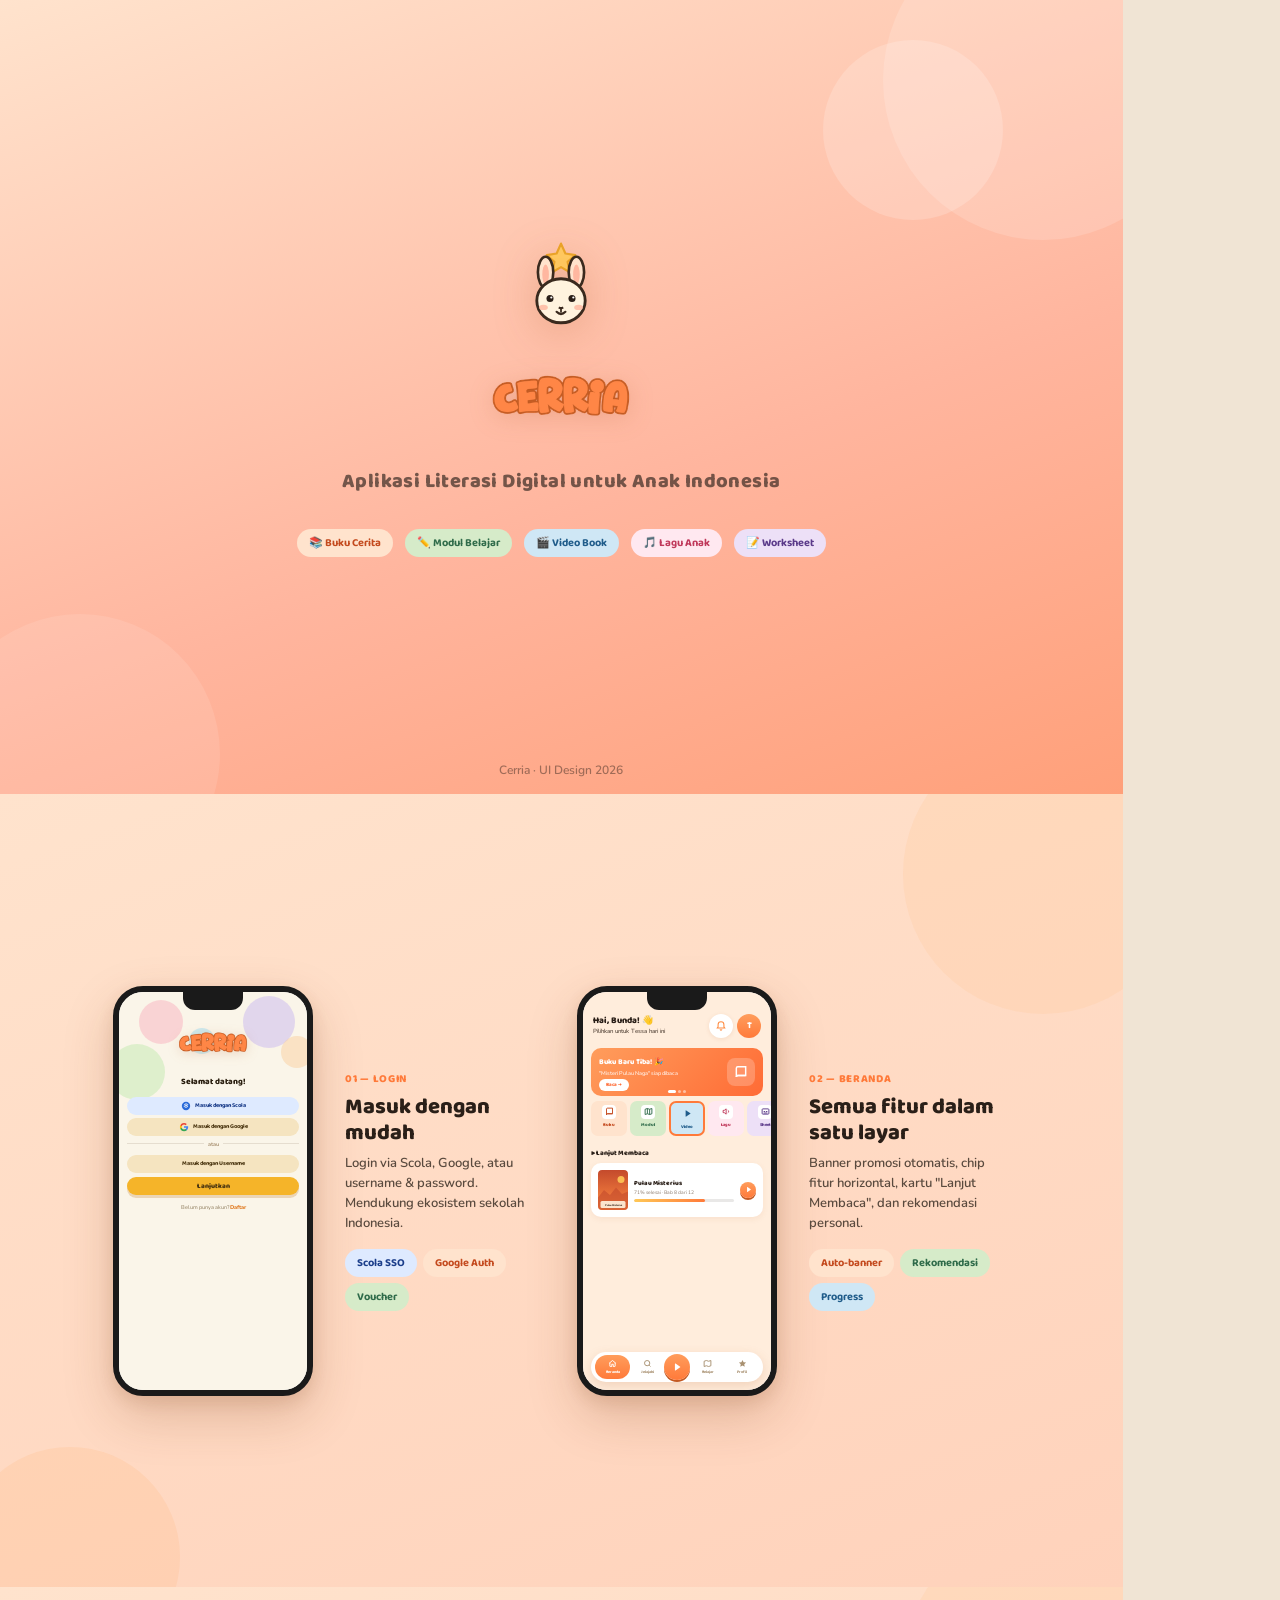
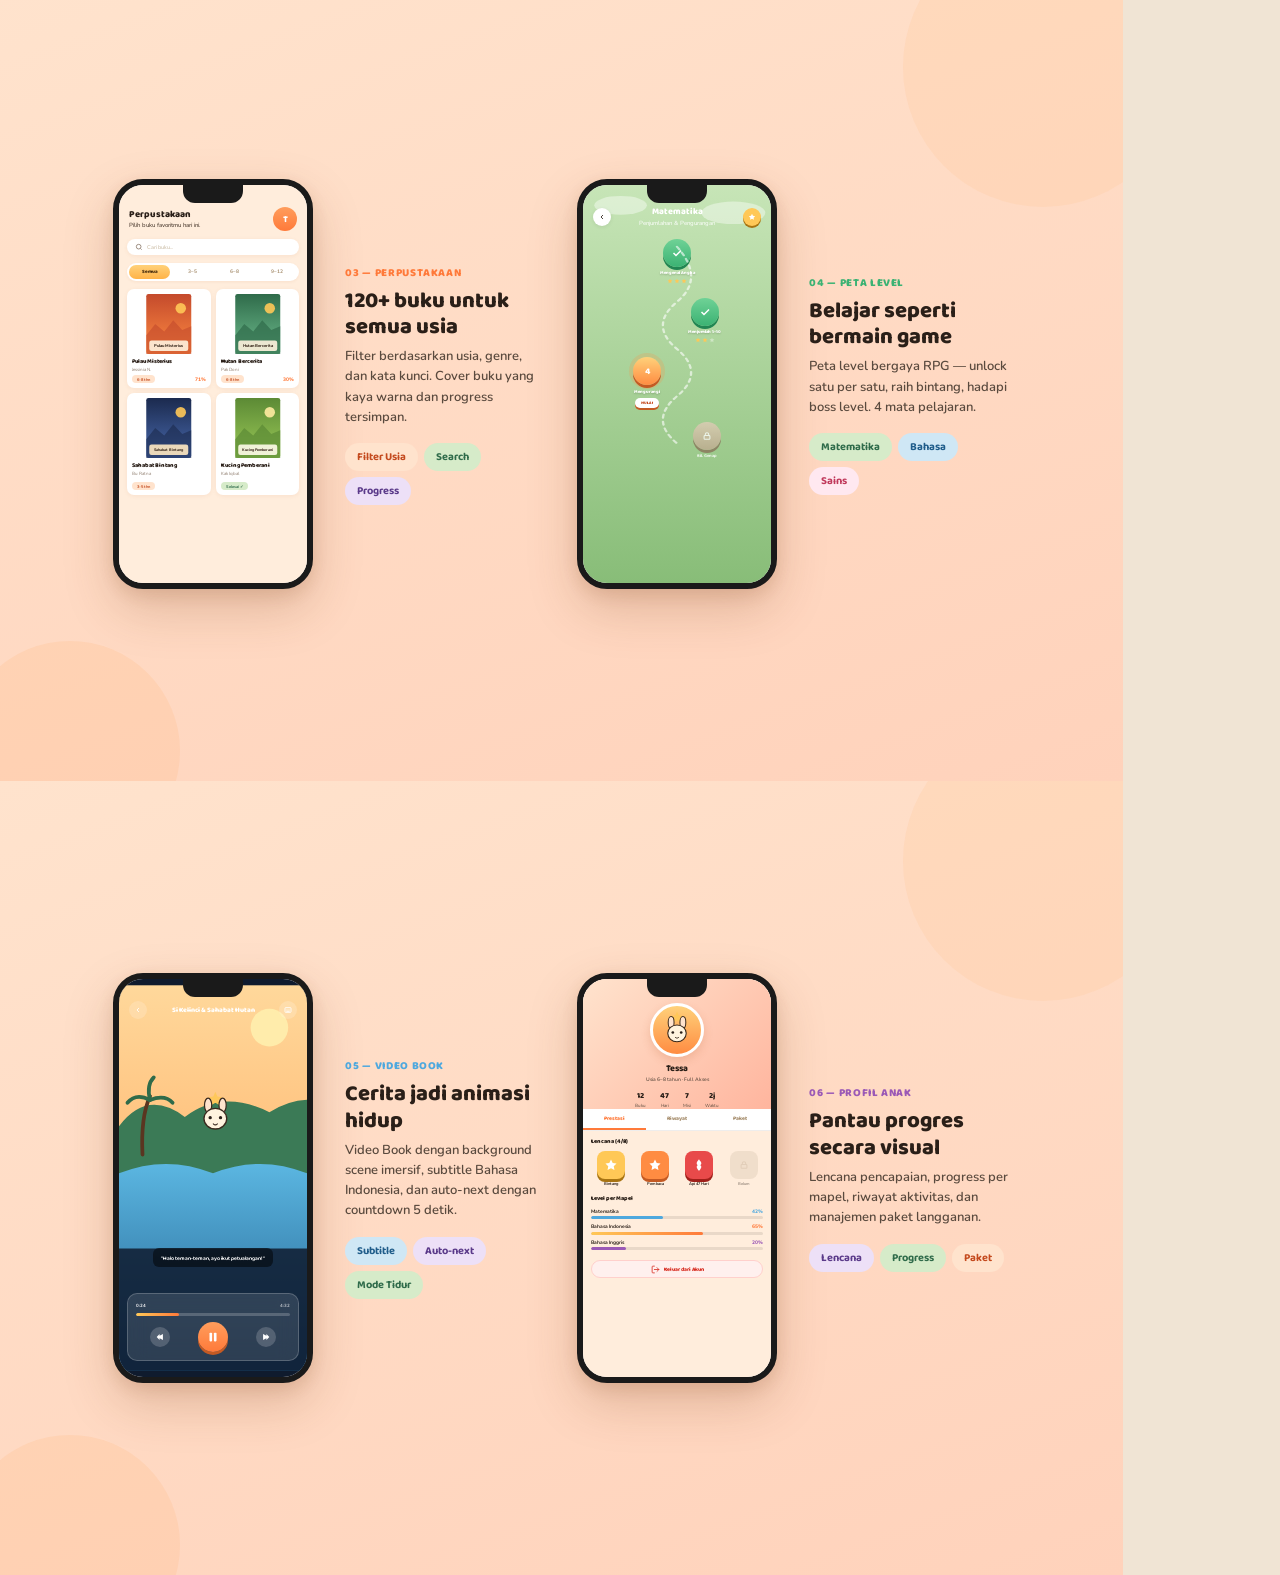
<file: project/index-print.html>
<!doctype html>
<html lang="id">
<head>
<meta charset="utf-8"/>
<meta name="viewport" content="width=device-width,initial-scale=1"/>
<title>Cerria — UI Screens</title>
<link rel="preconnect" href="https://fonts.googleapis.com"/>
<link rel="preconnect" href="https://fonts.gstatic.com" crossorigin/>
<link href="https://fonts.googleapis.com/css2?family=Baloo+2:wght@400;600;700;800&family=Nunito:wght@400;600;700;800;900&display=swap" rel="stylesheet"/>
<style>
/* ── Reset ── */
*, *::before, *::after { box-sizing: border-box; margin: 0; padding: 0; }
:root {
  --orange:  #FF7A3A;
  --orange2: #FF9D5C;
  --yellow:  #FFC857;
  --green:   #3BB273;
  --blue:    #4EA8DE;
  --purple:  #9B59B6;
  --pink:    #FF7A93;
  --peach:   #FFE3CD;
  --ink1:    #2A1F18;
  --ink2:    #5A4A3E;
  --ink3:    #8C7A6B;
  --bg:      #FFEDDC;
  --surface: #FFFFFF;
  --font-d: 'Baloo 2', sans-serif;
  --font-b: 'Nunito', sans-serif;
}

/* ── Print setup ── */
@page { size: A4 landscape; margin: 0; }

@media print {
  html, body { width: 297mm; height: 210mm; }
  .page { page-break-after: always; break-after: page; }
  .page:last-child { page-break-after: avoid; break-after: avoid; }
  .no-print { display: none !important; }
}

body {
  font-family: var(--font-b);
  background: #f0e4d4;
  color: var(--ink1);
  -webkit-print-color-adjust: exact;
  print-color-adjust: exact;
}

/* ── Page layout ── */
.page {
  width: 297mm;
  height: 210mm;
  display: flex;
  align-items: center;
  justify-content: center;
  gap: 32px;
  padding: 20px 32px;
  background: linear-gradient(160deg, #FFE3CD 0%, #FFD2BB 100%);
  position: relative;
  overflow: hidden;
}
.page::before {
  content: '';
  position: absolute;
  top: -60px; right: -60px;
  width: 280px; height: 280px;
  border-radius: 50%;
  background: rgba(255,200,150,.25);
}
.page::after {
  content: '';
  position: absolute;
  bottom: -80px; left: -40px;
  width: 220px; height: 220px;
  border-radius: 50%;
  background: rgba(255,180,120,.20);
}

/* ── Phone frame ── */
.phone {
  width: 200px;
  height: 410px;
  border-radius: 30px;
  background: #fff;
  overflow: hidden;
  box-shadow: 0 20px 50px rgba(120,60,20,.22), 0 6px 16px rgba(120,60,20,.12);
  flex-shrink: 0;
  position: relative;
  z-index: 1;
  border: 6px solid #1A1A1A;
}
.phone-notch {
  position: absolute;
  top: 0; left: 50%; transform: translateX(-50%);
  width: 60px; height: 18px;
  background: #1A1A1A;
  border-radius: 0 0 12px 12px;
  z-index: 10;
}
.phone-screen {
  width: 100%; height: 100%;
  overflow: hidden;
  background: var(--bg);
  display: flex;
  flex-direction: column;
  font-size: 8px;
}

/* ── Sidebar label ── */
.screen-label {
  flex: 1;
  display: flex;
  flex-direction: column;
  justify-content: center;
  gap: 12px;
  z-index: 1;
  max-width: 200px;
}
.screen-label h2 {
  font-family: var(--font-d);
  font-weight: 800;
  font-size: 22px;
  color: var(--ink1);
  line-height: 1.2;
}
.screen-label p {
  font-size: 13px;
  color: var(--ink2);
  line-height: 1.55;
  font-weight: 600;
}
.feature-chips {
  display: flex;
  flex-wrap: wrap;
  gap: 6px;
  margin-top: 4px;
}
.chip {
  padding: 5px 12px;
  border-radius: 999px;
  font-family: var(--font-d);
  font-weight: 700;
  font-size: 11px;
}

/* ── Cover page ── */
.cover-page {
  width: 297mm;
  height: 210mm;
  background: linear-gradient(160deg, #FFE3CD 0%, #FFB59E 60%, #FFA07A 100%);
  display: flex;
  align-items: center;
  justify-content: center;
  flex-direction: column;
  gap: 16px;
  position: relative;
  overflow: hidden;
  -webkit-print-color-adjust: exact;
  print-color-adjust: exact;
}
.cover-page::before {
  content:''; position:absolute; top:-80px; right:-80px;
  width:320px; height:320px; border-radius:50%;
  background:rgba(255,255,255,.15);
}
.cover-page::after {
  content:''; position:absolute; bottom:-100px; left:-60px;
  width:280px; height:280px; border-radius:50%;
  background:rgba(255,255,255,.10);
}
.cover-deco {
  position:absolute; top:40px; right:120px;
  width:180px; height:180px; border-radius:50%;
  background:rgba(255,255,255,.18);
}

/* ── Mini UI components inside phone screens ── */
.mini-topbar {
  padding: 22px 10px 4px;
  display: flex;
  align-items: center;
  justify-content: space-between;
}
.mini-avatar {
  width: 24px; height: 24px; border-radius: 50%;
  background: linear-gradient(180deg, #FF9D5C, #FF7A3A);
  display: flex; align-items: center; justify-content: center;
  color: #fff; font-family: var(--font-d); font-weight: 800; font-size: 9px;
}
.mini-bell {
  width: 24px; height: 24px; border-radius: 50%;
  background: #fff; display: flex; align-items: center; justify-content: center;
  box-shadow: 0 1px 4px rgba(180,90,40,.12);
}
.mini-greeting { font-family: var(--font-d); font-weight: 800; font-size: 9px; line-height: 1.2; color: var(--ink1); }
.mini-sub { font-size: 6px; color: var(--ink2); font-weight: 600; margin-top: 1px; }

/* Banner */
.mini-banner {
  margin: 6px 8px 0;
  border-radius: 10px;
  padding: 8px 8px 12px;
  height: 48px;
  position: relative;
  overflow: hidden;
  background: linear-gradient(135deg, #FF9D5C, #FF6B35);
}
.mini-banner-title { color: #fff; font-family: var(--font-d); font-weight: 800; font-size: 7.5px; }
.mini-banner-sub { color: rgba(255,255,255,.88); font-size: 5.5px; font-weight: 600; margin-top: 1px; }
.mini-banner-cta {
  position: absolute; bottom: 5px; left: 8px;
  background: #fff; color: #FF6B35;
  padding: 2px 7px; border-radius: 999px;
  font-family: var(--font-d); font-weight: 800; font-size: 5px;
}
.mini-banner-icon {
  position: absolute; right: 8px; top: 50%; transform: translateY(-50%);
  width: 28px; height: 28px; border-radius: 8px;
  background: rgba(255,255,255,.22); display: flex; align-items: center; justify-content: center;
}

/* Section heading */
.mini-section-title {
  padding: 7px 8px 4px;
  font-family: var(--font-d); font-weight: 800; font-size: 7px; color: var(--ink1);
}

/* Feature grid */
.mini-grid {
  display: grid; grid-template-columns: repeat(3, 1fr);
  gap: 4px; padding: 0 8px;
}
.mini-grid-item {
  border-radius: 7px;
  padding: 5px 4px;
  display: flex; align-items: center; gap: 4px;
}
.mini-grid-icon {
  width: 18px; height: 18px; border-radius: 5px;
  background: #fff; display: flex; align-items: center; justify-content: center;
  flex-shrink: 0;
}
.mini-grid-label { font-family: var(--font-d); font-weight: 800; font-size: 5.5px; line-height: 1.2; }
.mini-grid-sub { font-size: 4.5px; opacity: .7; }

/* Bottom nav */
.mini-nav {
  position: absolute; bottom: 8px; left: 8px; right: 8px;
  height: 30px; background: #fff; border-radius: 999px;
  display: flex; align-items: center; justify-content: space-around;
  box-shadow: 0 4px 12px rgba(180,90,40,.18);
  padding: 0 4px;
}
.mini-nav-item {
  flex: 1; height: 24px; border-radius: 999px;
  display: flex; flex-direction: column; align-items: center; justify-content: center;
  gap: 1px; font-family: var(--font-d); font-weight: 700; font-size: 4px;
  color: #A89070;
}
.mini-nav-item.act { background: linear-gradient(180deg,#FF9D5C,#FF7A3A); color: #fff; }
.mini-nav-play {
  width: 26px; height: 26px; border-radius: 50%;
  background: linear-gradient(180deg,#FF9D5C,#FF7A3A);
  display: flex; align-items: center; justify-content: center;
  box-shadow: 0 2px 0 #C45A23; flex-shrink: 0;
}

/* Card */
.mini-card {
  margin: 0 8px;
  background: #fff;
  border-radius: 10px;
  box-shadow: 0 2px 6px rgba(180,90,40,.08);
  overflow: hidden;
}

/* Auth screen */
.auth-screen {
  background: #FAF5E9; display: flex; flex-direction: column;
  align-items: center; width: 100%; height: 100%;
  padding: 0; position: relative; overflow: hidden;
}
.auth-bubble {
  position: absolute; border-radius: 50%;
}
.auth-logo {
  width: 90px; margin-top: 30px; position: relative; z-index: 2;
}
.auth-title {
  font-family: var(--font-d); font-weight: 800; font-size: 8.5px; color: #2A1F10;
  margin: 8px 0 6px; position: relative; z-index: 2;
}
.auth-pill {
  width: calc(100% - 16px); height: 18px; border-radius: 999px;
  display: flex; align-items: center; justify-content: center; gap: 4px;
  font-family: var(--font-d); font-weight: 700; font-size: 6px;
  position: relative; z-index: 2; margin: 3px 8px 0;
}
.auth-divider {
  display: flex; align-items: center; gap: 4px; width: calc(100% - 16px); margin: 4px 8px;
  position: relative; z-index: 2;
}
.auth-divider-line { flex: 1; height: 1px; background: rgba(74,53,16,.12); }
.auth-divider-text { font-size: 5.5px; color: #A89070; font-weight: 700; }

/* Book covers */
.book-cover-sm {
  border-radius: 5px; overflow: hidden; flex-shrink: 0;
}

/* Progress */
.mini-prog-track {
  height: 3px; background: rgba(42,31,24,.10); border-radius: 999px; overflow: hidden;
}
.mini-prog-fill { height: 100%; border-radius: 999px; background: linear-gradient(90deg,#FFC857,#FF7A3A); }

/* Level map nodes */
.lvl-node-sm {
  width: 28px; height: 28px; border-radius: 50%;
  display: flex; align-items: center; justify-content: center;
  font-family: var(--font-d); font-weight: 800; font-size: 9px; color: #fff;
}

svg-icon { display: inline-flex; }
</style>
</head>
<body>

<!-- ══════════════════════════════════════════════
     COVER PAGE
══════════════════════════════════════════════ -->
<div class="cover-page">
  <div class="cover-deco"></div>
  <!-- mascot SVG -->
  <svg width="110" height="110" viewBox="0 0 100 100" style="position:relative;z-index:2;filter:drop-shadow(0 8px 20px rgba(180,90,40,.25))">
    <g opacity=".9"><path d="M50 6 l4 9 9 1.5 -7 6 2 9.5 -8 -4.6 -8 4.6 2 -9.5 -7 -6 9 -1.5z" fill="#FFC857" stroke="#E89F1A" stroke-width="2" stroke-linejoin="round"/></g>
    <ellipse cx="36" cy="32" rx="7" ry="14" fill="#FFE3CD" stroke="#3A2A1E" stroke-width="2.4"/>
    <ellipse cx="64" cy="32" rx="7" ry="14" fill="#FFE3CD" stroke="#3A2A1E" stroke-width="2.4"/>
    <ellipse cx="36" cy="34" rx="3" ry="9" fill="#FFB7A0"/>
    <ellipse cx="64" cy="34" rx="3" ry="9" fill="#FFB7A0"/>
    <ellipse cx="50" cy="58" rx="22" ry="20" fill="#FFF3DE" stroke="#3A2A1E" stroke-width="2.6"/>
    <ellipse cx="34" cy="64" rx="4" ry="2.4" fill="#FFB59E" opacity=".8"/>
    <ellipse cx="66" cy="64" rx="4" ry="2.4" fill="#FFB59E" opacity=".8"/>
    <circle cx="40" cy="56" r="3.2" fill="#2A1F18"/><circle cx="60" cy="56" r="3.2" fill="#2A1F18"/>
    <circle cx="41.2" cy="55" r="1" fill="#fff"/><circle cx="61.2" cy="55" r="1" fill="#fff"/>
    <path d="M48 64 q2 1.4 4 0" stroke="#3A2A1E" stroke-width="2" fill="#FF8C9A" stroke-linejoin="round"/>
    <path d="M50 65 v3" stroke="#3A2A1E" stroke-width="1.6" stroke-linecap="round"/>
    <path d="M46 68 q4 4 8 0" stroke="#3A2A1E" stroke-width="2" fill="none" stroke-linecap="round"/>
  </svg>
  <img src="uploads/cerria-fix.png" alt="Cerria" style="width:180px;filter:drop-shadow(0 4px 12px rgba(180,90,40,.20));position:relative;z-index:2;margin-top:-8px"/>
  <div style="font-family:'Baloo 2',sans-serif;font-weight:800;font-size:20px;color:rgba(42,31,24,.65);position:relative;z-index:2;margin-top:4px;letter-spacing:.02em">Aplikasi Literasi Digital untuk Anak Indonesia</div>
  <div style="display:flex;gap:12px;margin-top:16px;position:relative;z-index:2;">
    <span class="chip" style="background:#FFE3CD;color:#C44A1E;">📚 Buku Cerita</span>
    <span class="chip" style="background:#D6EBC9;color:#2F6B4A;">✏️ Modul Belajar</span>
    <span class="chip" style="background:#CFE7F5;color:#1F5C8A;">🎬 Video Book</span>
    <span class="chip" style="background:#FFE8F0;color:#C0395B;">🎵 Lagu Anak</span>
    <span class="chip" style="background:#EDE0F7;color:#5B3A8A;">📝 Worksheet</span>
  </div>
  <div style="position:absolute;bottom:16px;font-size:12px;color:rgba(42,31,24,.45);font-family:'Nunito',sans-serif;font-weight:600;z-index:2;">Cerria · UI Design 2026</div>
</div>

<!-- ══════════════════════════════════════════════
     PAGE 1 — Login + Home
══════════════════════════════════════════════ -->
<div class="page">
  <!-- Phone 1: Login -->
  <div class="phone">
    <div class="phone-notch"></div>
    <div class="phone-screen auth-screen">
      <!-- Bubbles -->
      <div class="auth-bubble" style="width:44px;height:44px;background:#F9B8C4;opacity:.55;top:8px;left:20px"></div>
      <div class="auth-bubble" style="width:52px;height:52px;background:#C9B8F0;opacity:.5;top:4px;right:12px"></div>
      <div class="auth-bubble" style="width:26px;height:26px;background:#A8DFF0;opacity:.55;top:36px;left:70px"></div>
      <div class="auth-bubble" style="width:56px;height:56px;background:#B4E6A0;opacity:.4;top:52px;left:-10px"></div>
      <div class="auth-bubble" style="width:32px;height:32px;background:#F9CFA0;opacity:.5;top:44px;right:-6px"></div>

      <img class="auth-logo" src="uploads/cerria-fix.png" alt="Cerria" style="filter:drop-shadow(0 2px 6px rgba(180,90,40,.18))"/>
      <div class="auth-title">Selamat datang!</div>

      <div class="auth-pill" style="background:#DEEAFF;color:#1A3D8A">
        <svg width="10" height="10" viewBox="0 0 24 24"><circle cx="12" cy="12" r="10" fill="#2A6BD9"/><path d="M8 9q0-2 4-2t4 2-4 2-4 2 4 2 4-2" stroke="#fff" stroke-width="2" fill="none" stroke-linecap="round"/></svg>
        Masuk dengan Scola
      </div>
      <div class="auth-pill" style="background:#F5E4C0;color:#4A3510;margin-top:3px">
        <svg width="10" height="10" viewBox="0 0 24 24"><path fill="#4285F4" d="M22 12.2c0-.7-.06-1.36-.18-2H12v3.79h5.62a4.8 4.8 0 0 1-2.08 3.16v2.62h3.36C20.86 18.04 22 15.4 22 12.2z"/><path fill="#34A853" d="M12 22c2.7 0 4.96-.9 6.62-2.43l-3.36-2.62c-.93.62-2.12 1-3.26 1-2.5 0-4.62-1.69-5.38-3.96H3.16v2.7A10 10 0 0 0 12 22z"/><path fill="#FBBC05" d="M6.62 13.99a6 6 0 0 1 0-3.78V7.51H3.16a10 10 0 0 0 0 8.98l3.46-2.5z"/><path fill="#EA4335" d="M12 6.16c1.47 0 2.78.5 3.82 1.5L18.7 4.8C16.95 3.18 14.7 2.2 12 2.2A10 10 0 0 0 3.16 7.5l3.46 2.7C7.38 7.85 9.5 6.16 12 6.16z"/></svg>
        Masuk dengan Google
      </div>
      <div class="auth-divider">
        <div class="auth-divider-line"></div>
        <div class="auth-divider-text">atau</div>
        <div class="auth-divider-line"></div>
      </div>
      <div class="auth-pill" style="background:#F5E4C0;color:#4A3510">Masuk dengan Username</div>
      <div class="auth-pill" style="background:#F5B429;color:#4A3510;margin-top:4px;font-size:7px;font-weight:800;box-shadow:0 3px 0 rgba(180,100,0,.22)">Lanjutkan</div>
      <div style="font-size:5.5px;color:#8C7A5A;margin-top:8px;position:relative;z-index:2;text-align:center">Belum punya akun? <span style="color:#E07A20;font-weight:800">Daftar</span></div>
    </div>
  </div>

  <!-- Label 1 -->
  <div class="screen-label">
    <div>
      <div style="font-family:var(--font-d);font-weight:800;font-size:11px;color:var(--orange);letter-spacing:.06em;text-transform:uppercase;margin-bottom:6px">01 — Login</div>
      <h2>Masuk dengan mudah</h2>
      <p style="margin-top:6px">Login via Scola, Google, atau username & password. Mendukung ekosistem sekolah Indonesia.</p>
    </div>
    <div class="feature-chips">
      <span class="chip" style="background:#DEEAFF;color:#1A3D8A">Scola SSO</span>
      <span class="chip" style="background:#FFE3CD;color:#C44A1E">Google Auth</span>
      <span class="chip" style="background:#D6EBC9;color:#2F6B4A">Voucher</span>
    </div>
  </div>

  <!-- Phone 2: Home -->
  <div class="phone">
    <div class="phone-notch"></div>
    <div class="phone-screen" style="background:var(--bg)">
      <!-- TopBar -->
      <div class="mini-topbar">
        <div>
          <div class="mini-greeting">Hai, Bunda! 👋</div>
          <div class="mini-sub">Pilihkan untuk Tessa hari ini</div>
        </div>
        <div style="display:flex;gap:4px">
          <div class="mini-bell"><svg width="10" height="10" viewBox="0 0 24 24" fill="none" stroke="#FF8C42" stroke-width="2.5"><path d="M12 2C8 2 5 5.5 5 9v5l-2 3h18l-2-3V9c0-3.5-3-7-7-7z"/><path d="M10 20a2 2 0 0 0 4 0"/></svg></div>
          <div class="mini-avatar">T</div>
        </div>
      </div>
      <!-- Banner -->
      <div class="mini-banner">
        <div class="mini-banner-title">Buku Baru Tiba! 🎉</div>
        <div class="mini-banner-sub">"Misteri Pulau Naga" siap dibaca</div>
        <div class="mini-banner-cta">Baca →</div>
        <div class="mini-banner-icon">
          <svg width="14" height="14" viewBox="0 0 24 24" fill="none" stroke="#fff" stroke-width="2.5"><path d="M4 5.5A2.5 2.5 0 0 1 6.5 3H20v15H6.5A2.5 2.5 0 0 0 4 20.5z"/><path d="M4 20.5A2.5 2.5 0 0 1 6.5 18H20"/></svg>
        </div>
        <!-- dots -->
        <div style="position:absolute;bottom:3px;right:50%;transform:translateX(50%);display:flex;gap:2px">
          <div style="width:8px;height:3px;border-radius:999px;background:#fff"></div>
          <div style="width:3px;height:3px;border-radius:999px;background:rgba(255,255,255,.5)"></div>
          <div style="width:3px;height:3px;border-radius:999px;background:rgba(255,255,255,.5)"></div>
        </div>
      </div>
      <!-- Feature chips row -->
      <div style="padding:5px 8px 0;overflow:hidden;display:flex;gap:3px">
        <div style="background:#FFE3CD;border-radius:7px;padding:4px 5px;flex-shrink:0;text-align:center;width:36px">
          <div style="width:14px;height:14px;border-radius:4px;background:#fff;display:flex;align-items:center;justify-content:center;margin:0 auto 2px"><svg width="9" height="9" viewBox="0 0 24 24" fill="none" stroke="#C44A1E" stroke-width="2.5"><path d="M4 5.5A2.5 2.5 0 0 1 6.5 3H20v15H6.5A2.5 2.5 0 0 0 4 20.5z"/><path d="M4 20.5A2.5 2.5 0 0 1 6.5 18H20"/></svg></div>
          <div style="font-family:var(--font-d);font-weight:800;font-size:4.5px;color:#C44A1E">Buku</div>
        </div>
        <div style="background:#D6EBC9;border-radius:7px;padding:4px 5px;flex-shrink:0;text-align:center;width:36px">
          <div style="width:14px;height:14px;border-radius:4px;background:#fff;display:flex;align-items:center;justify-content:center;margin:0 auto 2px"><svg width="9" height="9" viewBox="0 0 24 24" fill="none" stroke="#2F6B4A" stroke-width="2.5"><path d="M9 4l-6 2v14l6-2 6 2 6-2V4l-6 2z"/><path d="M9 4v14"/><path d="M15 6v14"/></svg></div>
          <div style="font-family:var(--font-d);font-weight:800;font-size:4.5px;color:#2F6B4A">Modul</div>
        </div>
        <div style="background:#CFE7F5;border-radius:7px;padding:4px 5px;flex-shrink:0;text-align:center;width:36px;border:2px solid var(--orange)">
          <div style="width:14px;height:14px;border-radius:4px;background:#CFE7F5;display:flex;align-items:center;justify-content:center;margin:0 auto 2px"><svg width="9" height="9" viewBox="0 0 24 24" fill="#1F5C8A" stroke="none"><path d="M7 4.5v15a1 1 0 0 0 1.55.83l11-7.5a1 1 0 0 0 0-1.66l-11-7.5A1 1 0 0 0 7 4.5z"/></svg></div>
          <div style="font-family:var(--font-d);font-weight:800;font-size:4.5px;color:#1F5C8A">Video</div>
        </div>
        <div style="background:#FFE8F0;border-radius:7px;padding:4px 5px;flex-shrink:0;text-align:center;width:36px">
          <div style="width:14px;height:14px;border-radius:4px;background:#fff;display:flex;align-items:center;justify-content:center;margin:0 auto 2px"><svg width="9" height="9" viewBox="0 0 24 24" fill="none" stroke="#C0395B" stroke-width="2.5"><path d="M11 5L6 9H3v6h3l5 4z"/><path d="M15.5 8.5a4 4 0 0 1 0 7"/></svg></div>
          <div style="font-family:var(--font-d);font-weight:800;font-size:4.5px;color:#C0395B">Lagu</div>
        </div>
        <div style="background:#EDE0F7;border-radius:7px;padding:4px 5px;flex-shrink:0;text-align:center;width:36px">
          <div style="width:14px;height:14px;border-radius:4px;background:#fff;display:flex;align-items:center;justify-content:center;margin:0 auto 2px"><svg width="9" height="9" viewBox="0 0 24 24" fill="none" stroke="#5B3A8A" stroke-width="2.5"><rect x="3" y="5" width="18" height="14" rx="2"/><path d="M7 12h4"/><path d="M13 12h4"/><path d="M7 16h10"/></svg></div>
          <div style="font-family:var(--font-d);font-weight:800;font-size:4.5px;color:#5B3A8A">Sheet</div>
        </div>
      </div>
      <!-- Continue card -->
      <div class="mini-section-title" style="margin-top:4px">▶ Lanjut Membaca</div>
      <div class="mini-card" style="padding:7px;display:flex;gap:6px;align-items:center;margin:0 8px">
        <svg width="30" height="40" viewBox="0 0 120 160" style="border-radius:4px;flex-shrink:0"><defs><linearGradient id="p1" x1="0" y1="0" x2="0" y2="1"><stop offset="0%" stop-color="#C44A2C"/><stop offset="100%" stop-color="#FF8C42"/></linearGradient></defs><rect width="120" height="160" rx="10" fill="url(#p1)"/><circle cx="92" cy="38" r="14" fill="#FFC857" opacity=".9"/><path d="M0 110 L24 80 L48 100 L72 70 L96 96 L120 86 L120 160 L0 160 Z" fill="#C44A2C" opacity=".6"/><rect x="10" y="124" width="100" height="28" rx="6" fill="#FFF3DE" opacity=".9"/><text x="60" y="142" text-anchor="middle" font-family="Baloo 2" font-size="10" font-weight="800" fill="#3A2A1E">Pulau Misterius</text></svg>
        <div style="flex:1;min-width:0">
          <div style="font-family:var(--font-d);font-weight:800;font-size:6.5px;color:var(--ink1)">Pulau Misterius</div>
          <div style="font-size:5px;color:var(--ink3);margin-top:1px">71% selesai · Bab 8 dari 12</div>
          <div class="mini-prog-track" style="margin-top:3px"><div class="mini-prog-fill" style="width:71%"></div></div>
        </div>
        <div style="width:16px;height:16px;border-radius:999px;background:linear-gradient(180deg,#FF9D5C,#FF7A3A);display:flex;align-items:center;justify-content:center;box-shadow:0 2px 0 #C45A23;flex-shrink:0"><svg width="7" height="7" viewBox="0 0 24 24" fill="#fff" stroke="none"><path d="M7 4.5v15a1 1 0 0 0 1.55.83l11-7.5a1 1 0 0 0 0-1.66l-11-7.5A1 1 0 0 0 7 4.5z"/></svg></div>
      </div>
      <!-- Bottom nav -->
      <div class="mini-nav">
        <div class="mini-nav-item act">
          <svg width="9" height="9" viewBox="0 0 24 24" fill="none" stroke="#fff" stroke-width="2.5"><path d="M3 11.5L12 4l9 7.5"/><path d="M5 10v9a1 1 0 0 0 1 1h4v-6h4v6h4a1 1 0 0 0 1-1v-9"/></svg>
          Beranda
        </div>
        <div class="mini-nav-item">
          <svg width="9" height="9" viewBox="0 0 24 24" fill="none" stroke="#A89070" stroke-width="2.5"><circle cx="11" cy="11" r="7"/><path d="M20 20l-3.5-3.5"/></svg>
          Jelajahi
        </div>
        <div class="mini-nav-play">
          <svg width="10" height="10" viewBox="0 0 24 24" fill="#fff" stroke="none"><path d="M7 4.5v15a1 1 0 0 0 1.55.83l11-7.5a1 1 0 0 0 0-1.66l-11-7.5A1 1 0 0 0 7 4.5z"/></svg>
        </div>
        <div class="mini-nav-item">
          <svg width="9" height="9" viewBox="0 0 24 24" fill="none" stroke="#A89070" stroke-width="2.5"><path d="M9 4l-6 2v14l6-2 6 2 6-2V4l-6 2z"/></svg>
          Belajar
        </div>
        <div class="mini-nav-item">
          <svg width="9" height="9" viewBox="0 0 24 24" fill="#A89070" stroke="none"><path d="M12 2.5l2.9 6 6.6.9-4.8 4.6 1.2 6.6L12 17.4 6.1 20.6l1.2-6.6L2.5 9.4l6.6-.9z"/></svg>
          Profil
        </div>
      </div>
    </div>
  </div>

  <!-- Label 2 -->
  <div class="screen-label">
    <div>
      <div style="font-family:var(--font-d);font-weight:800;font-size:11px;color:var(--orange);letter-spacing:.06em;text-transform:uppercase;margin-bottom:6px">02 — Beranda</div>
      <h2>Semua fitur dalam satu layar</h2>
      <p style="margin-top:6px">Banner promosi otomatis, chip fitur horizontal, kartu "Lanjut Membaca", dan rekomendasi personal.</p>
    </div>
    <div class="feature-chips">
      <span class="chip" style="background:#FFE3CD;color:#C44A1E">Auto-banner</span>
      <span class="chip" style="background:#D6EBC9;color:#2F6B4A">Rekomendasi</span>
      <span class="chip" style="background:#CFE7F5;color:#1F5C8A">Progress</span>
    </div>
  </div>
</div>

<!-- ══════════════════════════════════════════════
     PAGE 2 — Buku Library + Modul Belajar
══════════════════════════════════════════════ -->
<div class="page">
  <!-- Phone 3: Buku Library -->
  <div class="phone">
    <div class="phone-notch"></div>
    <div class="phone-screen" style="background:var(--bg)">
      <div class="mini-topbar">
        <div>
          <div class="mini-greeting" style="font-size:9.5px">Perpustakaan</div>
          <div class="mini-sub">Pilih buku favoritmu hari ini.</div>
        </div>
        <div class="mini-avatar">T</div>
      </div>
      <!-- Search -->
      <div style="margin:4px 8px;background:#fff;border-radius:999px;padding:4px 8px;display:flex;align-items:center;gap:4px;box-shadow:0 1px 4px rgba(180,90,40,.08)">
        <svg width="8" height="8" viewBox="0 0 24 24" fill="none" stroke="#8C7A6B" stroke-width="2.5"><circle cx="11" cy="11" r="7"/><path d="M20 20l-3.5-3.5"/></svg>
        <span style="font-size:5.5px;color:#C4B49A">Cari buku...</span>
      </div>
      <!-- Segment -->
      <div style="margin:4px 8px;background:#fff;border-radius:999px;padding:2px;display:flex;gap:2px;box-shadow:0 1px 3px rgba(180,90,40,.08)">
        <div style="flex:1;border-radius:999px;background:linear-gradient(180deg,#FFD17A,#FFB347);padding:3px 0;text-align:center;font-family:var(--font-d);font-weight:800;font-size:5px;color:#4A2E0E">Semua</div>
        <div style="flex:1;border-radius:999px;padding:3px 0;text-align:center;font-size:5px;color:#A89070;font-weight:700">3–5</div>
        <div style="flex:1;border-radius:999px;padding:3px 0;text-align:center;font-size:5px;color:#A89070;font-weight:700">6–8</div>
        <div style="flex:1;border-radius:999px;padding:3px 0;text-align:center;font-size:5px;color:#A89070;font-weight:700">9–12</div>
      </div>
      <!-- Book grid -->
      <div style="display:grid;grid-template-columns:1fr 1fr;gap:5px;padding:4px 8px">
        <!-- Book cards -->
        <div style="background:#fff;border-radius:7px;padding:5px;box-shadow:0 1px 4px rgba(180,90,40,.08)">
          <svg width="100%" height="60" viewBox="0 0 120 160" style="border-radius:4px;display:block"><defs><linearGradient id="s1" x1="0" y1="0" x2="0" y2="1"><stop offset="0%" stop-color="#C44A2C"/><stop offset="100%" stop-color="#FF8C42"/></linearGradient></defs><rect width="120" height="160" rx="6" fill="url(#s1)"/><circle cx="92" cy="38" r="14" fill="#FFC857" opacity=".9"/><path d="M0 110 L24 80 L48 100 L72 70 L96 96 L120 86 L120 160 L0 160 Z" fill="#C44A2C" opacity=".6"/><rect x="8" y="124" width="104" height="28" rx="6" fill="#FFF3DE" opacity=".9"/><text x="60" y="142" text-anchor="middle" font-family="Baloo 2" font-size="11" font-weight="800" fill="#3A2A1E">Pulau Misterius</text></svg>
          <div style="font-family:var(--font-d);font-weight:800;font-size:6px;margin-top:3px">Pulau Misterius</div>
          <div style="font-size:4.5px;color:#8C7A6B">Jessinia N.</div>
          <div style="display:flex;justify-content:space-between;margin-top:2px;align-items:center">
            <span style="background:#FFE3CD;color:#C44A1E;padding:1.5px 5px;border-radius:999px;font-size:4px;font-weight:700">6-8 thn</span>
            <span style="font-size:5px;color:var(--orange);font-weight:800">71%</span>
          </div>
        </div>
        <div style="background:#fff;border-radius:7px;padding:5px;box-shadow:0 1px 4px rgba(180,90,40,.08)">
          <svg width="100%" height="60" viewBox="0 0 120 160" style="border-radius:4px;display:block"><defs><linearGradient id="s2" x1="0" y1="0" x2="0" y2="1"><stop offset="0%" stop-color="#2F6B4A"/><stop offset="100%" stop-color="#6FBE8F"/></linearGradient></defs><rect width="120" height="160" rx="6" fill="url(#s2)"/><circle cx="92" cy="38" r="14" fill="#FFC857" opacity=".9"/><path d="M0 110 L24 80 L48 100 L72 70 L96 96 L120 86 L120 160 L0 160 Z" fill="#2F6B4A" opacity=".7"/><rect x="8" y="124" width="104" height="28" rx="6" fill="#FFF3DE" opacity=".9"/><text x="60" y="142" text-anchor="middle" font-family="Baloo 2" font-size="11" font-weight="800" fill="#3A2A1E">Hutan Bercerita</text></svg>
          <div style="font-family:var(--font-d);font-weight:800;font-size:6px;margin-top:3px">Hutan Bercerita</div>
          <div style="font-size:4.5px;color:#8C7A6B">Pak Doni</div>
          <div style="display:flex;justify-content:space-between;margin-top:2px;align-items:center">
            <span style="background:#FFE3CD;color:#C44A1E;padding:1.5px 5px;border-radius:999px;font-size:4px;font-weight:700">6-8 thn</span>
            <span style="font-size:5px;color:var(--orange);font-weight:800">30%</span>
          </div>
        </div>
        <div style="background:#fff;border-radius:7px;padding:5px;box-shadow:0 1px 4px rgba(180,90,40,.08)">
          <svg width="100%" height="60" viewBox="0 0 120 160" style="border-radius:4px;display:block"><defs><linearGradient id="s3" x1="0" y1="0" x2="0" y2="1"><stop offset="0%" stop-color="#1B2A4E"/><stop offset="100%" stop-color="#4A6BB0"/></linearGradient></defs><rect width="120" height="160" rx="6" fill="url(#s3)"/><circle cx="92" cy="38" r="14" fill="#FFC857" opacity=".9"/><path d="M0 110 L24 80 L48 100 L72 70 L96 96 L120 86 L120 160 L0 160 Z" fill="#1B2A4E" opacity=".6"/><rect x="8" y="124" width="104" height="28" rx="6" fill="#FFE9C2" opacity=".9"/><text x="60" y="142" text-anchor="middle" font-family="Baloo 2" font-size="10" font-weight="800" fill="#3A2A1E">Sahabat Bintang</text></svg>
          <div style="font-family:var(--font-d);font-weight:800;font-size:6px;margin-top:3px">Sahabat Bintang</div>
          <div style="font-size:4.5px;color:#8C7A6B">Bu Ratna</div>
          <div style="margin-top:2px"><span style="background:#FFE3CD;color:#C44A1E;padding:1.5px 5px;border-radius:999px;font-size:4px;font-weight:700">3-5 thn</span></div>
        </div>
        <div style="background:#fff;border-radius:7px;padding:5px;box-shadow:0 1px 4px rgba(180,90,40,.08)">
          <svg width="100%" height="60" viewBox="0 0 120 160" style="border-radius:4px;display:block"><defs><linearGradient id="s4" x1="0" y1="0" x2="0" y2="1"><stop offset="0%" stop-color="#5C8A35"/><stop offset="100%" stop-color="#9CCB58"/></linearGradient></defs><rect width="120" height="160" rx="6" fill="url(#s4)"/><circle cx="92" cy="38" r="14" fill="#FFEBA1" opacity=".9"/><path d="M0 110 L24 80 L48 100 L72 70 L96 96 L120 86 L120 160 L0 160 Z" fill="#5C8A35" opacity=".7"/><rect x="8" y="124" width="104" height="28" rx="6" fill="#FFFCE9" opacity=".9"/><text x="60" y="142" text-anchor="middle" font-family="Baloo 2" font-size="10" font-weight="800" fill="#3A2A1E">Kucing Pemberani</text></svg>
          <div style="font-family:var(--font-d);font-weight:800;font-size:6px;margin-top:3px">Kucing Pemberani</div>
          <div style="font-size:4.5px;color:#8C7A6B">Kak Iqbal</div>
          <div style="margin-top:2px"><span style="background:#D6EBC9;color:#2F6B4A;padding:1.5px 5px;border-radius:999px;font-size:4px;font-weight:700">Selesai ✓</span></div>
        </div>
      </div>
    </div>
  </div>

  <!-- Label 3 -->
  <div class="screen-label">
    <div>
      <div style="font-family:var(--font-d);font-weight:800;font-size:11px;color:var(--orange);letter-spacing:.06em;text-transform:uppercase;margin-bottom:6px">03 — Perpustakaan</div>
      <h2>120+ buku untuk semua usia</h2>
      <p style="margin-top:6px">Filter berdasarkan usia, genre, dan kata kunci. Cover buku yang kaya warna dan progress tersimpan.</p>
    </div>
    <div class="feature-chips">
      <span class="chip" style="background:#FFE3CD;color:#C44A1E">Filter Usia</span>
      <span class="chip" style="background:#D6EBC9;color:#2F6B4A">Search</span>
      <span class="chip" style="background:#EDE0F7;color:#5B3A8A">Progress</span>
    </div>
  </div>

  <!-- Phone 4: Modul / Level Map -->
  <div class="phone">
    <div class="phone-notch"></div>
    <div class="phone-screen" style="background:linear-gradient(180deg,#C7E5B7 0%,#88BD78 100%);position:relative;overflow:hidden">
      <!-- sky deco -->
      <svg width="100%" height="50" viewBox="0 0 200 50" style="position:absolute;top:0;left:0">
        <ellipse cx="40" cy="20" rx="28" ry="10" fill="#fff" opacity=".4"/>
        <ellipse cx="160" cy="28" rx="34" ry="12" fill="#fff" opacity=".4"/>
      </svg>
      <!-- topbar -->
      <div class="mini-topbar" style="position:relative;z-index:2">
        <div style="width:18px;height:18px;border-radius:50%;background:#fff;display:flex;align-items:center;justify-content:center;box-shadow:0 1px 4px rgba(0,0,0,.08)"><svg width="8" height="8" viewBox="0 0 24 24" fill="none" stroke="#2A1F18" stroke-width="2.5"><path d="M15 18l-6-6 6-6"/></svg></div>
        <div style="text-align:center">
          <div class="mini-greeting" style="color:#fff">Matematika</div>
          <div class="mini-sub" style="color:rgba(255,255,255,.85)">Penjumlahan & Pengurangan</div>
        </div>
        <div style="width:18px;height:18px;border-radius:50%;background:#FFC857;display:flex;align-items:center;justify-content:center;box-shadow:0 2px 0 #A87412"><svg width="8" height="8" viewBox="0 0 24 24" fill="#fff" stroke="none"><path d="M12 2.5l2.9 6 6.6.9-4.8 4.6 1.2 6.6L12 17.4 6.1 20.6l1.2-6.6L2.5 9.4l6.6-.9z"/></svg></div>
      </div>
      <!-- Level nodes -->
      <div style="position:relative;padding:8px 20px;display:flex;flex-direction:column;align-items:center;gap:14px;z-index:1">
        <!-- dashed path -->
        <svg style="position:absolute;inset:0;width:100%;height:100%;pointer-events:none" viewBox="0 0 200 300" preserveAspectRatio="none">
          <path d="M100 20 Q130 60 100 90 Q70 120 100 150 Q130 180 100 210 Q70 240 100 270" stroke="#fff" stroke-width="2.5" stroke-dasharray="4 5" fill="none" opacity=".6" stroke-linecap="round"/>
        </svg>
        <!-- Node 1: done -->
        <div style="display:flex;flex-direction:column;align-items:center;gap:2px">
          <div class="lvl-node-sm" style="background:linear-gradient(180deg,#6FD296,#3BB273);box-shadow:0 3px 0 #228653"><svg width="12" height="12" viewBox="0 0 24 24" fill="none" stroke="#fff" stroke-width="3"><path d="M5 12l5 5L20 7"/></svg></div>
          <div style="font-family:var(--font-d);font-weight:800;font-size:4.5px;color:#fff;text-shadow:0 1px 2px rgba(0,0,0,.2);text-align:center">Mengenal Angka</div>
          <div style="display:flex;gap:1px">
            <svg width="6" height="6" viewBox="0 0 24 24" fill="#FFC857" stroke="none"><path d="M12 2.5l2.9 6 6.6.9-4.8 4.6 1.2 6.6L12 17.4 6.1 20.6l1.2-6.6L2.5 9.4l6.6-.9z"/></svg>
            <svg width="6" height="6" viewBox="0 0 24 24" fill="#FFC857" stroke="none"><path d="M12 2.5l2.9 6 6.6.9-4.8 4.6 1.2 6.6L12 17.4 6.1 20.6l1.2-6.6L2.5 9.4l6.6-.9z"/></svg>
            <svg width="6" height="6" viewBox="0 0 24 24" fill="#FFC857" stroke="none"><path d="M12 2.5l2.9 6 6.6.9-4.8 4.6 1.2 6.6L12 17.4 6.1 20.6l1.2-6.6L2.5 9.4l6.6-.9z"/></svg>
          </div>
        </div>
        <!-- Node 2: done -->
        <div style="display:flex;flex-direction:column;align-items:center;gap:2px;align-self:flex-end;margin-right:30px">
          <div class="lvl-node-sm" style="background:linear-gradient(180deg,#6FD296,#3BB273);box-shadow:0 3px 0 #228653"><svg width="12" height="12" viewBox="0 0 24 24" fill="none" stroke="#fff" stroke-width="3"><path d="M5 12l5 5L20 7"/></svg></div>
          <div style="font-family:var(--font-d);font-weight:800;font-size:4.5px;color:#fff;text-shadow:0 1px 2px rgba(0,0,0,.2);text-align:center">Menjumlah 1–10</div>
          <div style="display:flex;gap:1px">
            <svg width="6" height="6" viewBox="0 0 24 24" fill="#FFC857" stroke="none"><path d="M12 2.5l2.9 6 6.6.9-4.8 4.6 1.2 6.6L12 17.4 6.1 20.6l1.2-6.6L2.5 9.4l6.6-.9z"/></svg>
            <svg width="6" height="6" viewBox="0 0 24 24" fill="#FFC857" stroke="none"><path d="M12 2.5l2.9 6 6.6.9-4.8 4.6 1.2 6.6L12 17.4 6.1 20.6l1.2-6.6L2.5 9.4l6.6-.9z"/></svg>
            <svg width="6" height="6" viewBox="0 0 24 24" fill="rgba(255,255,255,.4)" stroke="none"><path d="M12 2.5l2.9 6 6.6.9-4.8 4.6 1.2 6.6L12 17.4 6.1 20.6l1.2-6.6L2.5 9.4l6.6-.9z"/></svg>
          </div>
        </div>
        <!-- Node 3: current -->
        <div style="display:flex;flex-direction:column;align-items:center;gap:3px;align-self:flex-start;margin-left:30px">
          <div class="lvl-node-sm" style="background:linear-gradient(180deg,#FFD17A,#FF8C42);box-shadow:0 3px 0 #C45A23,0 0 0 4px rgba(255,140,66,.22)">4</div>
          <div style="font-family:var(--font-d);font-weight:800;font-size:4.5px;color:#fff;text-shadow:0 1px 2px rgba(0,0,0,.2);text-align:center">Mengurangi</div>
          <div style="background:#fff;color:#C44A1E;padding:2px 6px;border-radius:999px;font-family:var(--font-d);font-weight:800;font-size:4px;box-shadow:0 2px 0 #C45A23">MULAI</div>
        </div>
        <!-- Node 4: locked -->
        <div style="display:flex;flex-direction:column;align-items:center;gap:2px;align-self:flex-end;margin-right:30px">
          <div class="lvl-node-sm" style="background:linear-gradient(180deg,#E0CDB7,#BFA98F);box-shadow:0 3px 0 #8A745B;opacity:.8"><svg width="10" height="10" viewBox="0 0 24 24" fill="none" stroke="#fff" stroke-width="2.5"><rect x="5" y="11" width="14" height="9" rx="2"/><path d="M8 11V8a4 4 0 0 1 8 0v3"/></svg></div>
          <div style="font-family:var(--font-d);font-weight:800;font-size:4.5px;color:rgba(255,255,255,.7);text-align:center">Bil. Genap</div>
        </div>
      </div>
    </div>
  </div>

  <!-- Label 4 -->
  <div class="screen-label">
    <div>
      <div style="font-family:var(--font-d);font-weight:800;font-size:11px;color:var(--green);letter-spacing:.06em;text-transform:uppercase;margin-bottom:6px">04 — Peta Level</div>
      <h2>Belajar seperti bermain game</h2>
      <p style="margin-top:6px">Peta level bergaya RPG — unlock satu per satu, raih bintang, hadapi boss level. 4 mata pelajaran.</p>
    </div>
    <div class="feature-chips">
      <span class="chip" style="background:#D6EBC9;color:#2F6B4A">Matematika</span>
      <span class="chip" style="background:#CFE7F5;color:#1F5C8A">Bahasa</span>
      <span class="chip" style="background:#FFE8F0;color:#C0395B">Sains</span>
    </div>
  </div>
</div>

<!-- ══════════════════════════════════════════════
     PAGE 3 — Video Player + Profile
══════════════════════════════════════════════ -->
<div class="page">
  <!-- Phone 5: Video Player -->
  <div class="phone">
    <div class="phone-notch"></div>
    <div class="phone-screen" style="background:#0F1B2E;position:relative;overflow:hidden">
      <!-- Background scene -->
      <svg width="100%" height="100%" viewBox="0 0 200 410" style="position:absolute;inset:0">
        <defs>
          <linearGradient id="sky2" x1="0" y1="0" x2="0" y2="1"><stop offset="0%" stop-color="#FFD89B"/><stop offset="100%" stop-color="#FFB36B"/></linearGradient>
          <linearGradient id="sea2" x1="0" y1="0" x2="0" y2="1"><stop offset="0%" stop-color="#5BB6E1"/><stop offset="100%" stop-color="#1F5C8A"/></linearGradient>
        </defs>
        <rect width="200" height="280" fill="url(#sky2)"/>
        <circle cx="160" cy="45" r="20" fill="#FFF1B0" opacity=".85"/>
        <path d="M0 150 q30-40 70-10 q40-30 90-5 q40-25 80-3 v200 H0 z" fill="#3B7A56"/>
        <path d="M0 200 q50-20 100 0 q50-20 100 0 v210 H0 z" fill="url(#sea2)"/>
        <!-- Palm -->
        <g transform="translate(20,100)">
          <path d="M5 80 q-2-40 8-62" stroke="#5A3520" stroke-width="4" fill="none" stroke-linecap="round"/>
          <path d="M13 22 q-15-8-24 3" stroke="#2F6B4A" stroke-width="4" fill="none" stroke-linecap="round"/>
          <path d="M13 22 q16-6 24 3" stroke="#2F6B4A" stroke-width="4" fill="none" stroke-linecap="round"/>
          <path d="M13 22 q-4-16 4-24" stroke="#2F6B4A" stroke-width="4" fill="none" stroke-linecap="round"/>
        </g>
        <!-- Mascot -->
        <g transform="translate(75,110) scale(0.55)">
          <g opacity=".9"><path d="M50 6 l4 9 9 1.5 -7 6 2 9.5 -8 -4.6 -8 4.6 2 -9.5 -7 -6 9 -1.5z" fill="#FFC857"/></g>
          <ellipse cx="36" cy="32" rx="7" ry="14" fill="#FFE3CD" stroke="#3A2A1E" stroke-width="2.4"/>
          <ellipse cx="64" cy="32" rx="7" ry="14" fill="#FFE3CD" stroke="#3A2A1E" stroke-width="2.4"/>
          <ellipse cx="50" cy="58" rx="22" ry="20" fill="#FFF3DE" stroke="#3A2A1E" stroke-width="2.6"/>
          <circle cx="40" cy="56" r="3.2" fill="#2A1F18"/><circle cx="60" cy="56" r="3.2" fill="#2A1F18"/>
          <path d="M46 68 q4 4 8 0" stroke="#3A2A1E" stroke-width="2" fill="none" stroke-linecap="round"/>
        </g>
        <rect y="280" width="200" height="130" fill="rgba(15,27,46,.85)"/>
      </svg>
      <!-- Top controls -->
      <div class="mini-topbar" style="position:relative;z-index:5">
        <div style="width:18px;height:18px;border-radius:50%;background:rgba(255,255,255,.18);display:flex;align-items:center;justify-content:center;backdrop-filter:blur(4px)"><svg width="8" height="8" viewBox="0 0 24 24" fill="none" stroke="#fff" stroke-width="2.5"><path d="M15 18l-6-6 6-6"/></svg></div>
        <div class="mini-greeting" style="color:#fff;font-size:7px">Si Kelinci & Sahabat Hutan</div>
        <div style="width:18px;height:18px;border-radius:50%;background:rgba(255,255,255,.18);display:flex;align-items:center;justify-content:center"><svg width="8" height="8" viewBox="0 0 24 24" fill="none" stroke="#fff" stroke-width="2.5"><rect x="3" y="5" width="18" height="14" rx="2"/><path d="M7 12h4"/><path d="M13 12h4"/><path d="M7 16h10"/></svg></div>
      </div>
      <!-- Subtitle -->
      <div style="position:absolute;bottom:110px;left:8px;right:8px;text-align:center;z-index:5">
        <div style="display:inline-block;background:rgba(0,0,0,.5);backdrop-filter:blur(4px);padding:4px 8px;border-radius:6px">
          <span style="color:#fff;font-family:var(--font-d);font-weight:600;font-size:5.5px">"Halo teman-teman, ayo ikut petualangan!"</span>
        </div>
      </div>
      <!-- Player controls -->
      <div style="position:absolute;bottom:16px;left:8px;right:8px;z-index:5;background:rgba(255,255,255,.12);backdrop-filter:blur(10px);border:1px solid rgba(255,255,255,.2);border-radius:10px;padding:8px">
        <div style="display:flex;justify-content:space-between;margin-bottom:4px">
          <span style="color:#fff;font-size:4.5px;font-weight:700">0:24</span>
          <span style="color:rgba(255,255,255,.7);font-size:4.5px;font-weight:700">4:32</span>
        </div>
        <div style="height:3px;background:rgba(255,255,255,.2);border-radius:999px;overflow:hidden;margin-bottom:6px">
          <div style="height:100%;width:28%;background:linear-gradient(90deg,#FFC857,#FF7A3A);border-radius:999px"></div>
        </div>
        <div style="display:flex;justify-content:space-around;align-items:center">
          <div style="width:20px;height:20px;border-radius:50%;background:rgba(255,255,255,.18);display:flex;align-items:center;justify-content:center"><svg width="10" height="10" viewBox="0 0 24 24" fill="#fff" stroke="none"><path d="M11 5L4 12l7 7v-4l8 4V5L11 9z"/></svg></div>
          <div style="width:30px;height:30px;border-radius:50%;background:linear-gradient(180deg,#FF9D5C,#FF7A3A);display:flex;align-items:center;justify-content:center;box-shadow:0 3px 0 #C45A23"><svg width="14" height="14" viewBox="0 0 24 24" fill="#fff" stroke="none"><rect x="6" y="4.5" width="4.5" height="15" rx="1.4"/><rect x="13.5" y="4.5" width="4.5" height="15" rx="1.4"/></svg></div>
          <div style="width:20px;height:20px;border-radius:50%;background:rgba(255,255,255,.18);display:flex;align-items:center;justify-content:center"><svg width="10" height="10" viewBox="0 0 24 24" fill="#fff" stroke="none"><path d="M13 5l7 7-7 7v-4l-8 4V5l8 4z"/></svg></div>
        </div>
      </div>
    </div>
  </div>

  <!-- Label 5 -->
  <div class="screen-label">
    <div>
      <div style="font-family:var(--font-d);font-weight:800;font-size:11px;color:var(--blue);letter-spacing:.06em;text-transform:uppercase;margin-bottom:6px">05 — Video Book</div>
      <h2>Cerita jadi animasi hidup</h2>
      <p style="margin-top:6px">Video Book dengan background scene imersif, subtitle Bahasa Indonesia, dan auto-next dengan countdown 5 detik.</p>
    </div>
    <div class="feature-chips">
      <span class="chip" style="background:#CFE7F5;color:#1F5C8A">Subtitle</span>
      <span class="chip" style="background:#EDE0F7;color:#5B3A8A">Auto-next</span>
      <span class="chip" style="background:#D6EBC9;color:#2F6B4A">Mode Tidur</span>
    </div>
  </div>

  <!-- Phone 6: Profile -->
  <div class="phone">
    <div class="phone-notch"></div>
    <div class="phone-screen" style="background:var(--bg);overflow:hidden">
      <!-- Hero -->
      <div style="height:130px;background:linear-gradient(135deg,#FFE3CD,#FFB59E);position:relative;display:flex;flex-direction:column;align-items:center;padding-top:24px">
        <div style="width:54px;height:54px;border-radius:50%;background:linear-gradient(180deg,#FFD17A,#FF8C42);border:3px solid #fff;box-shadow:0 4px 10px rgba(180,90,40,.2);display:flex;align-items:center;justify-content:center;overflow:hidden">
          <svg width="42" height="42" viewBox="0 0 100 100">
            <g opacity=".9"><path d="M50 6 l4 9 9 1.5 -7 6 2 9.5 -8 -4.6 -8 4.6 2 -9.5 -7 -6 9 -1.5z" fill="#FFC857"/></g>
            <ellipse cx="36" cy="32" rx="7" ry="14" fill="#FFE3CD" stroke="#3A2A1E" stroke-width="2.4"/>
            <ellipse cx="64" cy="32" rx="7" ry="14" fill="#FFE3CD" stroke="#3A2A1E" stroke-width="2.4"/>
            <ellipse cx="50" cy="58" rx="22" ry="20" fill="#FFF3DE" stroke="#3A2A1E" stroke-width="2.6"/>
            <circle cx="40" cy="56" r="3.2" fill="#2A1F18"/><circle cx="60" cy="56" r="3.2" fill="#2A1F18"/>
            <path d="M46 68 q4 4 8 0" stroke="#3A2A1E" stroke-width="2" fill="none" stroke-linecap="round"/>
          </svg>
        </div>
        <div style="font-family:var(--font-d);font-weight:800;font-size:9px;color:var(--ink1);margin-top:4px">Tessa</div>
        <div style="font-size:5px;color:var(--ink2);font-weight:600">Usia 6–8 tahun · Full Akses</div>
        <!-- stats -->
        <div style="display:flex;gap:14px;margin-top:6px">
          <div style="text-align:center"><div style="font-family:var(--font-d);font-weight:800;font-size:8px">12</div><div style="font-size:4.5px;color:var(--ink2)">Buku</div></div>
          <div style="text-align:center"><div style="font-family:var(--font-d);font-weight:800;font-size:8px">47</div><div style="font-size:4.5px;color:var(--ink2)">Hari</div></div>
          <div style="text-align:center"><div style="font-family:var(--font-d);font-weight:800;font-size:8px">7</div><div style="font-size:4.5px;color:var(--ink2)">Misi</div></div>
          <div style="text-align:center"><div style="font-family:var(--font-d);font-weight:800;font-size:8px">2j</div><div style="font-size:4.5px;color:var(--ink2)">Waktu</div></div>
        </div>
      </div>
      <!-- Tabs -->
      <div style="display:flex;border-bottom:1px solid rgba(42,31,24,.08);background:#fff">
        <div style="flex:1;padding:5px 0;text-align:center;font-family:var(--font-d);font-weight:800;font-size:5.5px;color:var(--orange);border-bottom:2px solid var(--orange)">Prestasi</div>
        <div style="flex:1;padding:5px 0;text-align:center;font-family:var(--font-d);font-weight:800;font-size:5.5px;color:#A89070">Riwayat</div>
        <div style="flex:1;padding:5px 0;text-align:center;font-family:var(--font-d);font-weight:800;font-size:5.5px;color:#A89070">Paket</div>
      </div>
      <!-- Badges -->
      <div style="padding:6px 8px">
        <div style="font-family:var(--font-d);font-weight:800;font-size:6px;margin-bottom:5px">Lencana (4/8)</div>
        <div style="display:grid;grid-template-columns:repeat(4,1fr);gap:5px">
          <div style="text-align:center">
            <div style="width:28px;height:28px;border-radius:8px;background:#FFC857;display:flex;align-items:center;justify-content:center;margin:0 auto;box-shadow:0 3px 0 #A87412"><svg width="14" height="14" viewBox="0 0 24 24" fill="#fff" stroke="none"><path d="M12 2.5l2.9 6 6.6.9-4.8 4.6 1.2 6.6L12 17.4 6.1 20.6l1.2-6.6L2.5 9.4l6.6-.9z"/></svg></div>
            <div style="font-size:4px;margin-top:2px;font-weight:700">Bintang</div>
          </div>
          <div style="text-align:center">
            <div style="width:28px;height:28px;border-radius:8px;background:#FF8C42;display:flex;align-items:center;justify-content:center;margin:0 auto;box-shadow:0 3px 0 #C45A23"><svg width="14" height="14" viewBox="0 0 24 24" fill="#fff" stroke="none"><path d="M12 2.5l2.9 6 6.6.9-4.8 4.6 1.2 6.6L12 17.4 6.1 20.6l1.2-6.6L2.5 9.4l6.6-.9z"/></svg></div>
            <div style="font-size:4px;margin-top:2px;font-weight:700">Pembaca</div>
          </div>
          <div style="text-align:center">
            <div style="width:28px;height:28px;border-radius:8px;background:#E84A4A;display:flex;align-items:center;justify-content:center;margin:0 auto;box-shadow:0 3px 0 #A0201A"><svg width="14" height="14" viewBox="0 0 24 24" fill="#fff" stroke="none"><path d="M12 2c1.5 3 4 4 4 7a4 4 0 0 1-1.5 3.1A3 3 0 0 0 16 14.5c0 2.5-2 5.5-4 7.5-2-2-4-5-4-7.5a3 3 0 0 0 1.5-2.4A4 4 0 0 1 8 9c0-2 1.5-3.5 4-7z"/></svg></div>
            <div style="font-size:4px;margin-top:2px;font-weight:700">Api 47 Hari</div>
          </div>
          <div style="text-align:center;opacity:.45">
            <div style="width:28px;height:28px;border-radius:8px;background:#E0CDB7;display:flex;align-items:center;justify-content:center;margin:0 auto"><svg width="10" height="10" viewBox="0 0 24 24" fill="none" stroke="#BFA98F" stroke-width="2.5"><rect x="5" y="11" width="14" height="9" rx="2"/><path d="M8 11V8a4 4 0 0 1 8 0v3"/></svg></div>
            <div style="font-size:4px;margin-top:2px;font-weight:700">Belum</div>
          </div>
        </div>
        <!-- Progress bars -->
        <div style="margin-top:8px;font-family:var(--font-d);font-weight:800;font-size:6px;margin-bottom:5px">Level per Mapel</div>
        <div style="display:flex;flex-direction:column;gap:4px">
          <div>
            <div style="display:flex;justify-content:space-between;margin-bottom:1.5px"><span style="font-size:5px;font-weight:700">Matematika</span><span style="font-size:5px;font-weight:800;color:#4EA8DE">42%</span></div>
            <div class="mini-prog-track"><div class="mini-prog-fill" style="width:42%;background:#4EA8DE"></div></div>
          </div>
          <div>
            <div style="display:flex;justify-content:space-between;margin-bottom:1.5px"><span style="font-size:5px;font-weight:700">Bahasa Indonesia</span><span style="font-size:5px;font-weight:800;color:var(--orange)">65%</span></div>
            <div class="mini-prog-track"><div class="mini-prog-fill" style="width:65%"></div></div>
          </div>
          <div>
            <div style="display:flex;justify-content:space-between;margin-bottom:1.5px"><span style="font-size:5px;font-weight:700">Bahasa Inggris</span><span style="font-size:5px;font-weight:800;color:var(--purple)">20%</span></div>
            <div class="mini-prog-track"><div class="mini-prog-fill" style="width:20%;background:var(--purple)"></div></div>
          </div>
        </div>
        <!-- Logout -->
        <div style="margin-top:10px;height:18px;border-radius:999px;background:#FFF0EE;border:1.5px solid #FFD0CC;display:flex;align-items:center;justify-content:center;gap:4px">
          <svg width="9" height="9" viewBox="0 0 24 24" fill="none" stroke="#D93025" stroke-width="2.2" stroke-linecap="round"><path d="M9 21H5a2 2 0 0 1-2-2V5a2 2 0 0 1 2-2h4"/><polyline points="16 17 21 12 16 7"/><line x1="21" y1="12" x2="9" y2="12"/></svg>
          <span style="font-family:var(--font-d);font-weight:800;font-size:5.5px;color:#D93025">Keluar dari Akun</span>
        </div>
      </div>
    </div>
  </div>

  <!-- Label 6 -->
  <div class="screen-label">
    <div>
      <div style="font-family:var(--font-d);font-weight:800;font-size:11px;color:var(--purple);letter-spacing:.06em;text-transform:uppercase;margin-bottom:6px">06 — Profil Anak</div>
      <h2>Pantau progres secara visual</h2>
      <p style="margin-top:6px">Lencana pencapaian, progress per mapel, riwayat aktivitas, dan manajemen paket langganan.</p>
    </div>
    <div class="feature-chips">
      <span class="chip" style="background:#EDE0F7;color:#5B3A8A">Lencana</span>
      <span class="chip" style="background:#D6EBC9;color:#2F6B4A">Progress</span>
      <span class="chip" style="background:#FFE3CD;color:#C44A1E">Paket</span>
    </div>
  </div>
</div>

<script>
  // Auto-print after fonts + render settle
  document.fonts.ready.then(() => {
    setTimeout(() => { window.print(); }, 600);
  });
</script>
</body>
</html>
</file>
